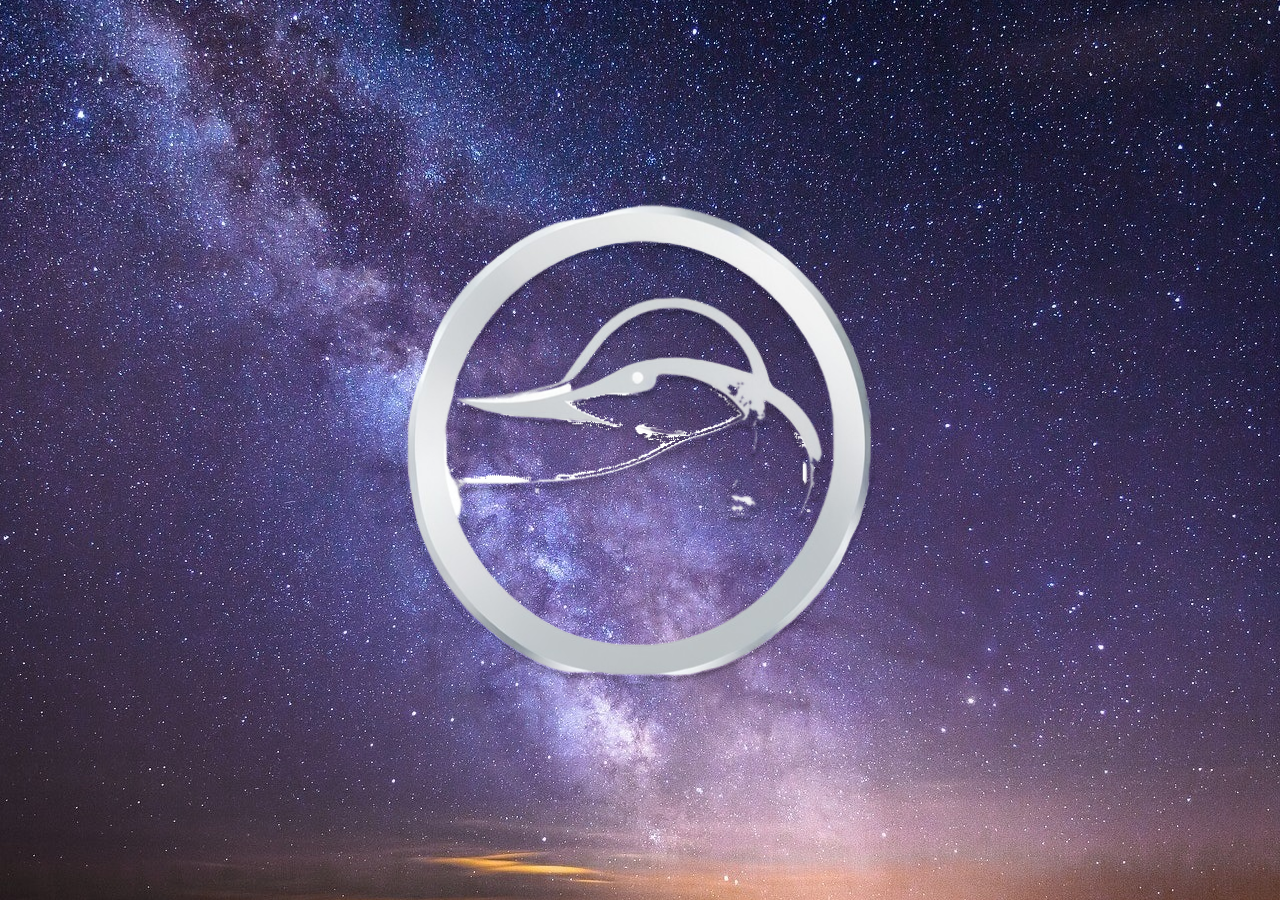
<file: index.html>
<!DOCTYPE html>
<html lang="en">
<head>
    <meta charset="UTF-8">
    <meta name="viewport" content="width=device-width, initial-scale=1.0">
    <title>duck不必</title>
</head>
<style>
   body {
            margin: 0;
            padding: 0;
            font-family: Arial, sans-serif;
            height: 100vh;
            display: flex;
            justify-content: center;
            align-items: center;
            background-image: url(圖片/背景.jpg); 
            background-position: center;
        }

        .cover {
            text-align: center;
        }

        .cover img {
            width: 150px;
            height: 150px;
            cursor: pointer;
        }
</style>
<body>
    <a href="1.html">
        <img src="圖片/Image 1.png" alt="Logo">  </a>

   

</body>
</html>
</file>
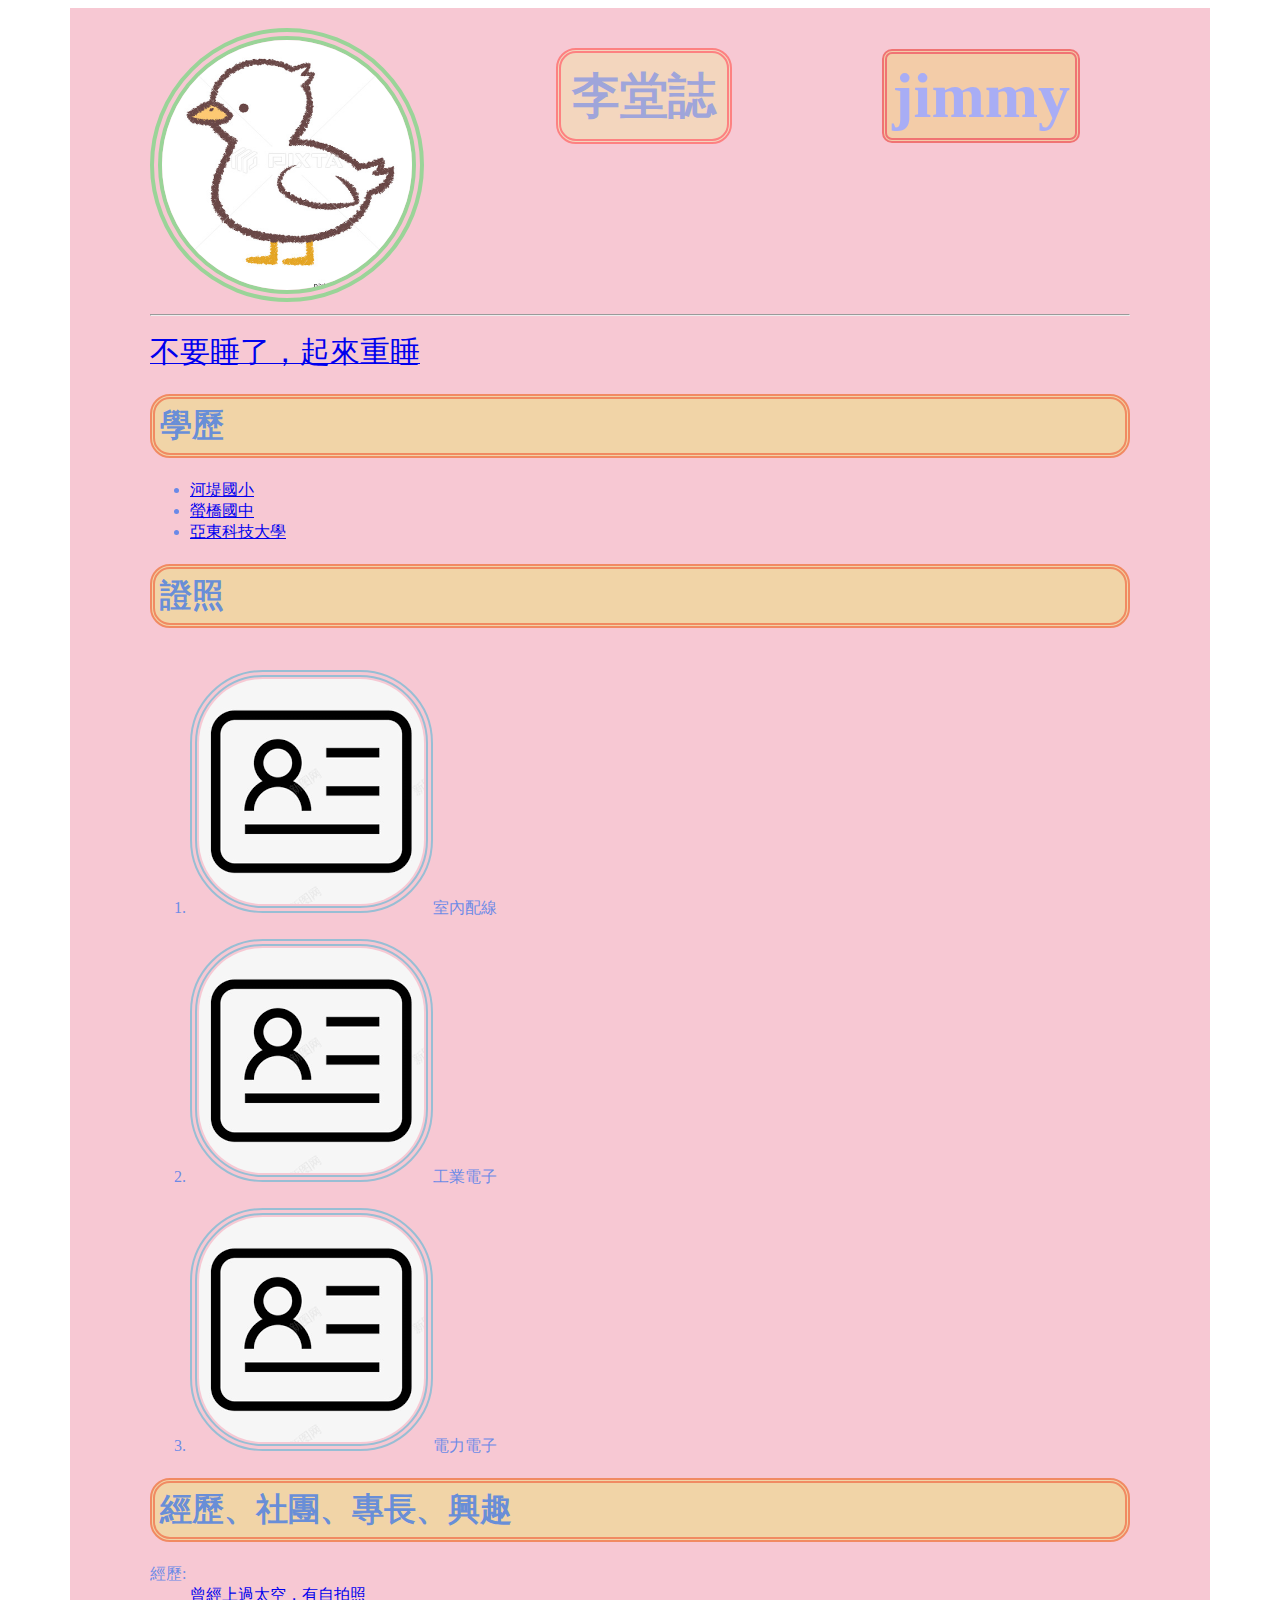
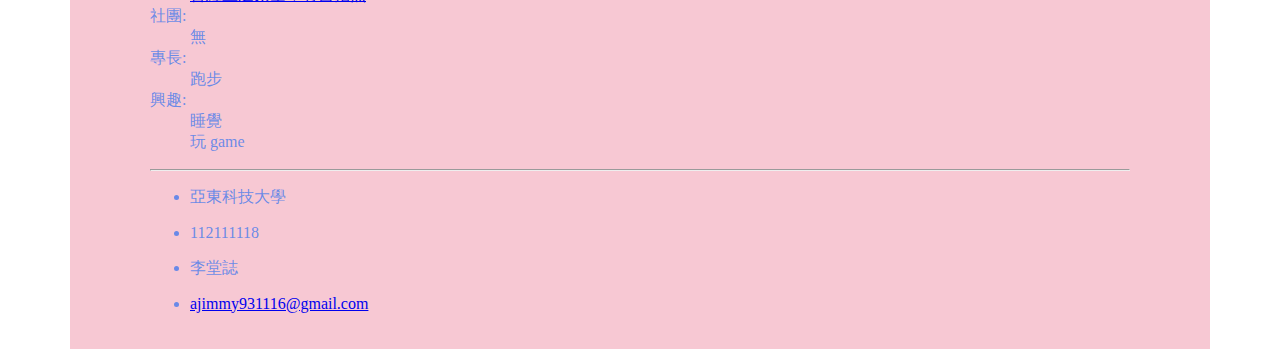
<file: jjj/112111118_0424/index.html>
<!DOCTYPE html>
<html lang="en">
<head>
    <meta charset="UTF-8">
    <meta name="viewport" content="width=device-width, initial-scale=1.0">
    <title>112111118李堂誌的個人履歷</title>
    <link rel="stylesheet" href="css/style.css">


</head>
<body>
    <div id="container">
    <h1 id="namee"><span style="font-size:2em; color:  rgb(168, 173, 245);">jimmy</span></h1>
    <h2 id="name"><span  style="font-size: 2em; color: #9fa5da;">李堂誌</span></h2>
    <img src="img/64715992.jpg" alt="" id="imggg">
    <hr>
    <p><a href="img/1579403661754.jpg"><span style="font-size: 30px;">不要睡了，起來重睡</span> </a></p>
<section>
    <h1>學歷</h1>
    <ul>
        <li><a href="https://www.htps.tp.edu.tw/nss/p/index">河堤國小</a></li>
        <li><a href="https://www.ycjh.tp.edu.tw/">螢橋國中</a></li>
        <li><a href="https://www.aeust.edu.tw/">亞東科技大學</a></li>
    </ul>
</section>
<section>
<h1>證照</h1>
    <ol>
        <li><img src="img/images.png" alt="" id="ddd">室內配線</span></li>
        <li><img src="img/images.png" alt="" id="ddd">工業電子</li>
        <li><img src="img/images.png" alt="" id="ddd">電力電子</li>
    </ol>

</section>
<section>
<h1>經歷、社團、專長、興趣</h1>
    <dl>
        <dt>經歷:
            <dd><a href="img/未命名.png">曾經上過太空，有自拍照</a></dd>
            <dd></dd>
        </dt>社團:
            <dd>無</dd>
            <dd></dd>
        </dt>專長:
            <dd>跑步</dd>
            <dd></dd>
        </dt>興趣:
            <dd>睡覺</dd>
            <dd>玩 game</dd>
    </dl>

</section>
<hr>


<footer>
<ul>
    <li><p>亞東科技大學</p></li>
    <li><p>112111118</p></li>
    <li><p>李堂誌</p></li>
    <li><p><a href="mailto:">ajimmy931116@gmail.com</a></p></li>
</ul>
    
    
</footer>




</div>
</body>

</html>
</file>
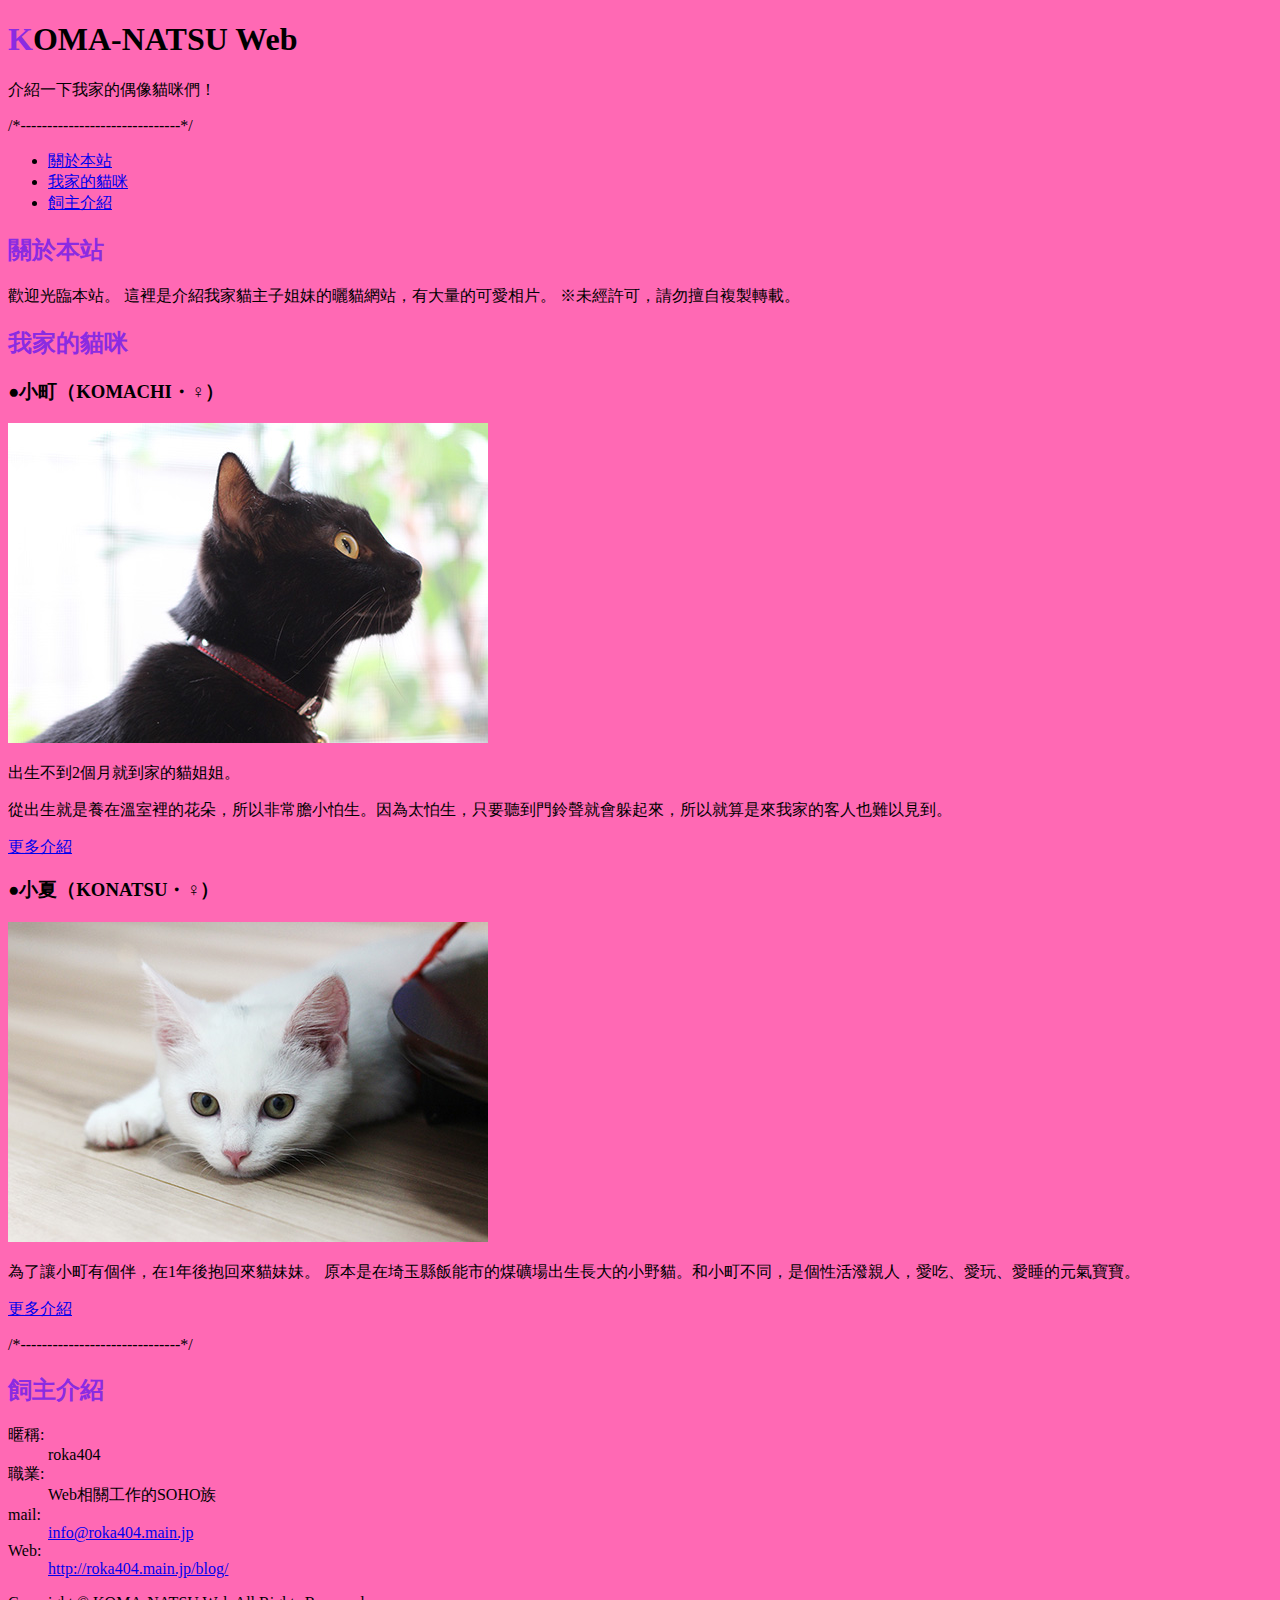
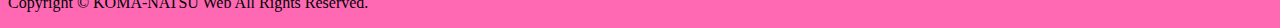
<file: jjj/20240326/index.html>
<!DOCTYPE html>
<html lang="en">
<head>
    <meta charset="UTF-8">
    <meta name="viewport" content="width=device-width, initial-scale=1.0">
    <title>Document</title>

    <style>
        h2{
            color:blueviolet;
        }
    </style>
<link rel="stylesheet" href="css/style.css">
</head>

<body>

    <header>
        <h1><span style="color:blueviolet;">K</span>OMA-NATSU Web</h1>
        <p>介紹一下我家的偶像貓咪們！</p>
    </header>
    /*------------------------------*/
   <nav>
    <ul>
        <li><a href="#intor">關於本站</a></li>
        <li><a href="#cats">我家的貓咪</a></li>
        <li><a href="#profile">飼主介紹</a></li>
    </ul>

    </nav>

<main>

<section id="intor">



<h2>關於本站</h2>
<P>歡迎光臨本站。
    這裡是介紹我家貓主子姐妹的曬貓網站，有大量的可愛相片。
    ※未經許可，請勿擅自複製轉載。</P>
</section>

<section id="cats">
    <h2>我家的貓咪</h2>
    <secltion>
    <h3>●小町（KOMACHI・♀）</h3>
    <img src="img/komachi.jpg" alt="">
    <p>出生不到2個月就到家的貓姐姐。</p>
    <p>從出生就是養在溫室裡的花朵，所以非常膽小怕生。因為太怕生，只要聽到門鈴聲就會躲起來，所以就算是來我家的客人也難以見到。
        </p>
        <p><a href="cats/komachi.html">更多介紹</a></p>
    </section>
    <scetion>
        <h3>●小夏（KONATSU・♀）</h3>
        <img src="img/konatsu.jpg" alt="">
        <p>為了讓小町有個伴，在1年後抱回來貓妹妹。
            原本是在埼玉縣飯能市的煤礦場出生長大的小野貓。和小町不同，是個性活潑親人，愛吃、愛玩、愛睡的元氣寶寶。
            </p>
            <p><a href="cats/konatsu.html">更多介紹</a></p>
            /*------------------------------*/
    </section>
</section>
<section id="profile">
    <h2>飼主介紹</h2 
    <img src="img/avatar.png" alt="">
<dl>
    <dt>暱稱:
        <dd>roka404</dd>
    </dt>
    <dt>職業:
        <dd>Web相關工作的SOHO族</dd>
    </dt>
    <dt>mail:
        <dd><a href="mailto:info@roka404.main.jp">info@roka404.main.jp</a></dd>
    </dt>
    <dt>Web:
        <dd><a href="http://roka404.main.jp/blog/"
            target="_blank">http://roka404.main.jp/blog/</a></dd>
    </dt>
</dl>
</dl>
</section>

</main>
        
<footer>
<p>Copyright © KOMA-NATSU Web All Rights Reserved.</p>
</footer>

</body>
</html>
</file>
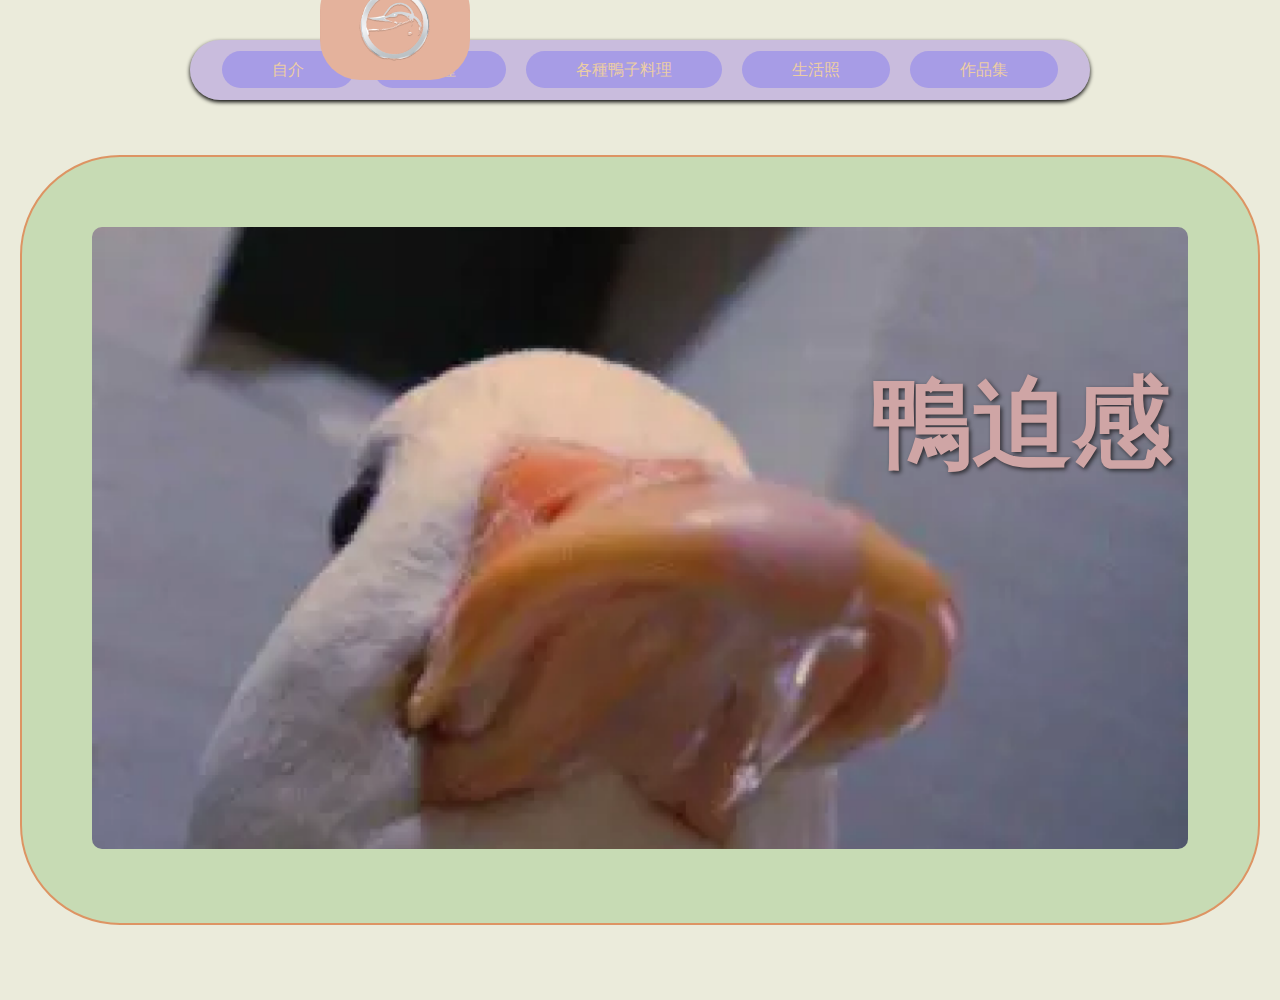
<file: 1.html>
<!DOCTYPE html>
<html lang="en">
<head>
    <meta charset="UTF-8">
    <meta name="viewport" content="width=device-width, initial-scale=1.0">
    <title>封面</title>
    <link rel="stylesheet" href="duck 0.css">

</head>
<body>
    <header>
        <nav>
            <ul>
                <li><a href="11.html">自介</a></li>
                <li><a href="12.html">品種</a></li>
                <li><a href="13.html">各種鴨子料理</a></li>
                <li><a href="14.html">生活照</a></li>
                <li><a href="15.html">作品集</a></li>
            </ul>
        </nav>
    </header>
    <main>
        <div class="content">
            <img src="圖片/封面.png" alt="鴨迫感">
            
            <div class="overlay-text">鴨迫感</div>
        </div>
    </main>

    <img src="圖片/Image 1.png" id="pp" alt="">

</body>
</html>
</file>
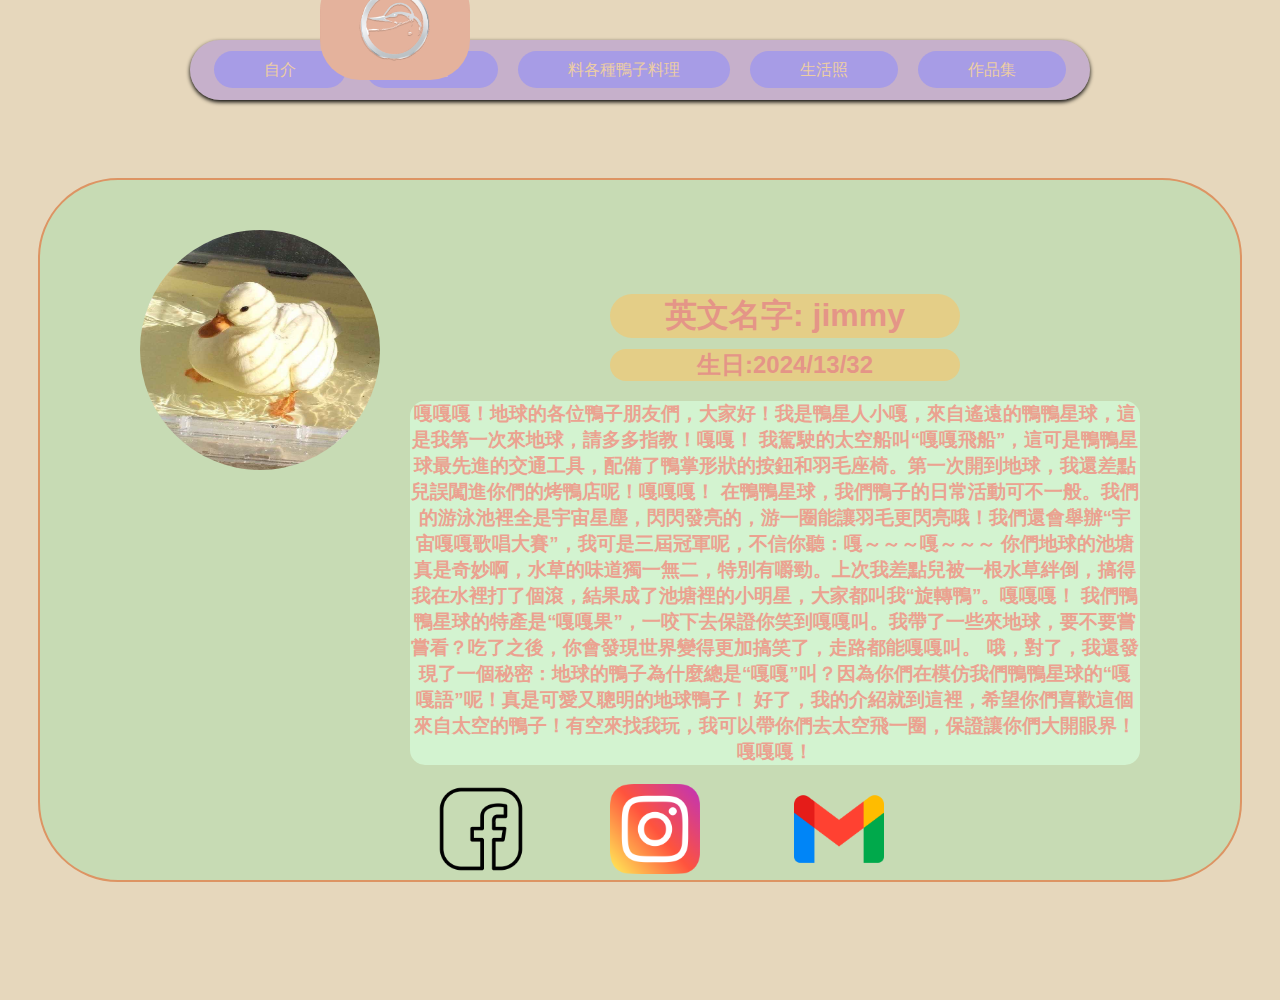
<file: 11.html>
<!DOCTYPE html>
<html lang="en">
<head>
    <meta charset="UTF-8">
    <meta name="viewport" content="width=device-width, initial-scale=1.0">
    <title>自介</title>
    <link rel="stylesheet" href="duck 1.css">

</head>
<body>
    <header>
        <nav>
            <ul>
                <li><a href="">自介</a></li>
                <li><a href="12.html">品種</a></li>
                <li><a href="13.html">料各種鴨子料理</a></li>
                <li><a href="14.html">生活照</a></li>
                <li><a href="15.html">作品集</a></li>
            </ul>
        </nav>
    </header>
    <main>
        <div class="content">
            <img src="圖片/頭像.jpg" id="to" alt="">
            <h1>英文名字: jimmy</h1>
            <h2>生日:2024/13/32</h2>
            <h3>嘎嘎嘎！地球的各位鴨子朋友們，大家好！我是鴨星人小嘎，來自遙遠的鴨鴨星球，這是我第一次來地球，請多多指教！嘎嘎！

                我駕駛的太空船叫“嘎嘎飛船”，這可是鴨鴨星球最先進的交通工具，配備了鴨掌形狀的按鈕和羽毛座椅。第一次開到地球，我還差點兒誤闖進你們的烤鴨店呢！嘎嘎嘎！
                
                在鴨鴨星球，我們鴨子的日常活動可不一般。我們的游泳池裡全是宇宙星塵，閃閃發亮的，游一圈能讓羽毛更閃亮哦！我們還會舉辦“宇宙嘎嘎歌唱大賽”，我可是三屆冠軍呢，不信你聽：嘎～～～嘎～～～
                
                你們地球的池塘真是奇妙啊，水草的味道獨一無二，特別有嚼勁。上次我差點兒被一根水草絆倒，搞得我在水裡打了個滾，結果成了池塘裡的小明星，大家都叫我“旋轉鴨”。嘎嘎嘎！
                
                我們鴨鴨星球的特產是“嘎嘎果”，一咬下去保證你笑到嘎嘎叫。我帶了一些來地球，要不要嘗嘗看？吃了之後，你會發現世界變得更加搞笑了，走路都能嘎嘎叫。
                
                哦，對了，我還發現了一個秘密：地球的鴨子為什麼總是“嘎嘎”叫？因為你們在模仿我們鴨鴨星球的“嘎嘎語”呢！真是可愛又聰明的地球鴨子！
                
                好了，我的介紹就到這裡，希望你們喜歡這個來自太空的鴨子！有空來找我玩，我可以帶你們去太空飛一圈，保證讓你們大開眼界！嘎嘎嘎！</h3>
       <a href="https://www.facebook.com/profile.php?id=100029291702906"><img src="圖片/fb.png" id="f" alt=""></a>
       <a href="https://www.instagram.com/jimmy._.1116/?hl=zh-tw"> <img src="圖片/instagram.png" id="ig" alt=""></a>
        <a href="mailto:ajimmy931116@gmail.com"><img src="圖片/gmail.png" id="gamel" alt=""></a>
    </div>
        
    </main>

    <a href="1.html"><img src="圖片/Image 1.png" id="pp" alt=""></a>

    

</body>
</html>
</file>
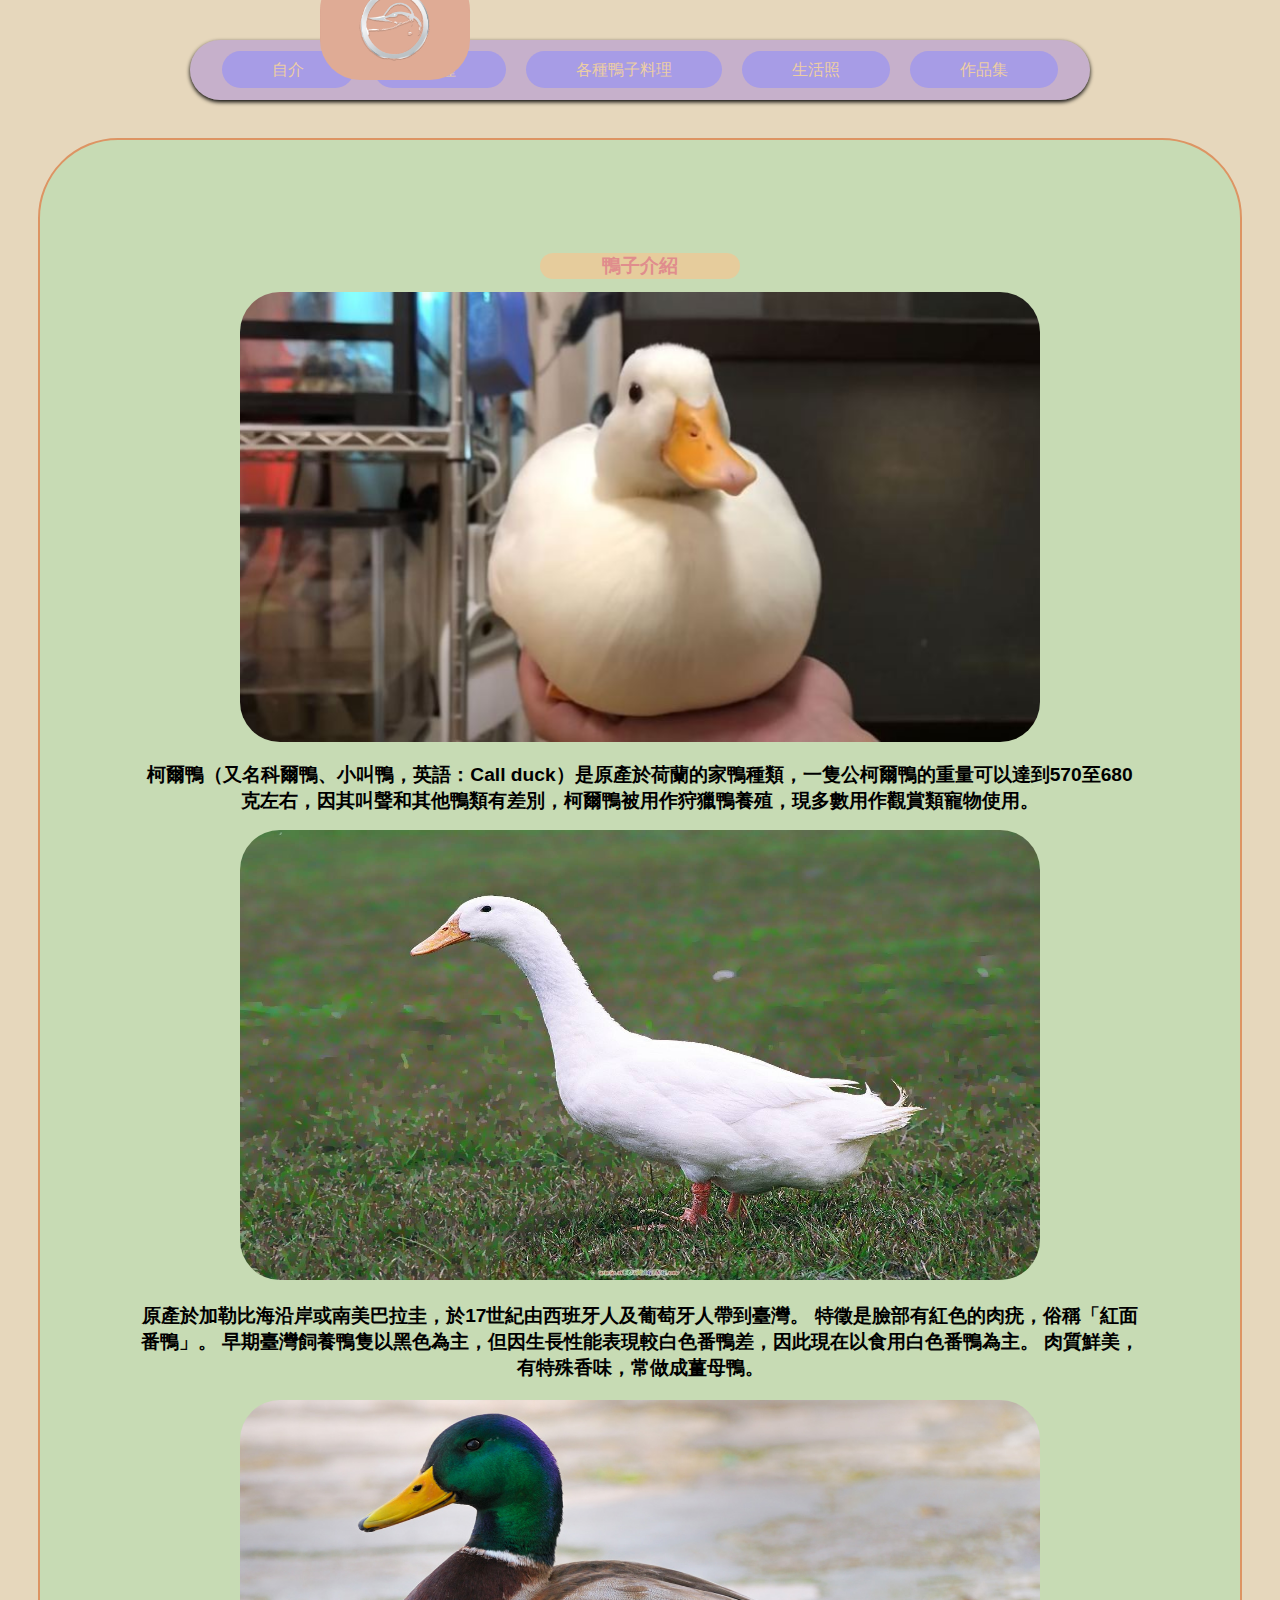
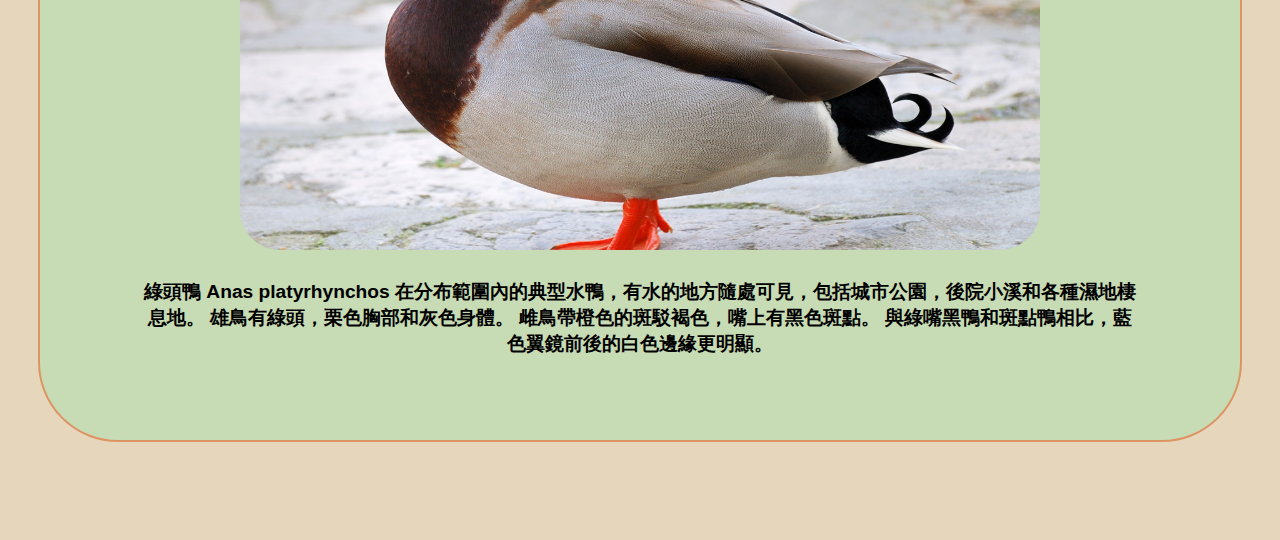
<file: 12.html>
<!DOCTYPE html>
<html lang="en">
<head>
    <meta charset="UTF-8">
    <meta name="viewport" content="width=device-width, initial-scale=1.0">
    <title>品種</title>
    <link rel="stylesheet" href="duck 2.css">

</head>
<body>
    <header>
        <nav>
            <ul>
                <li><a href="11.html">自介</a></li>
                <li><a href="#">品種</a></li>
                <li><a href="13.html">各種鴨子料理</a></li>
                <li><a href="14.html">生活照</a></li>
                <li><a href="15.html">作品集</a></li>
            </ul>
        </nav>
    </header>
    <main>
        <div class="content">
            <h1>鴨子介紹</h1>
            <img src="圖片/1.jpg" id="duck1" alt="鴨迫感">
            <h2>柯爾鴨（又名科爾鴨、小叫鴨，英語：Call duck）是原產於荷蘭的家鴨種類，一隻公柯爾鴨的重量可以達到570至680克左右，因其叫聲和其他鴨類有差別，柯爾鴨被用作狩獵鴨養殖，現多數用作觀賞類寵物使用。</h2>
            <img src="圖片/食用鴨.jpg" id="duck2" alt="鴨迫感">
            <h3>原產於加勒比海沿岸或南美巴拉圭，於17世紀由西班牙人及葡萄牙人帶到臺灣。 特徵是臉部有紅色的肉疣，俗稱「紅面番鴨」。 早期臺灣飼養鴨隻以黑色為主，但因生長性能表現較白色番鴨差，因此現在以食用白色番鴨為主。 肉質鮮美，有特殊香味，常做成薑母鴨。</h3>
            <img src="圖片/綠頭鴨.jpg" id="duck3" alt="鴨迫感">
            <h4>綠頭鴨 Anas platyrhynchos
                在分布範圍內的典型水鴨，有水的地方隨處可見，包括城市公園，後院小溪和各種濕地棲息地。 雄鳥有綠頭，栗色胸部和灰色身體。 雌鳥帶橙色的斑駁褐色，嘴上有黑色斑點。 與綠嘴黑鴨和斑點鴨相比，藍色翼鏡前後的白色邊緣更明顯。</h4>
        </div>
    </main>
 
   <a href="1.html"><img  src="圖片/Image 1.png" id="pp"  alt="" ></a>

</body>
</html>
</file>
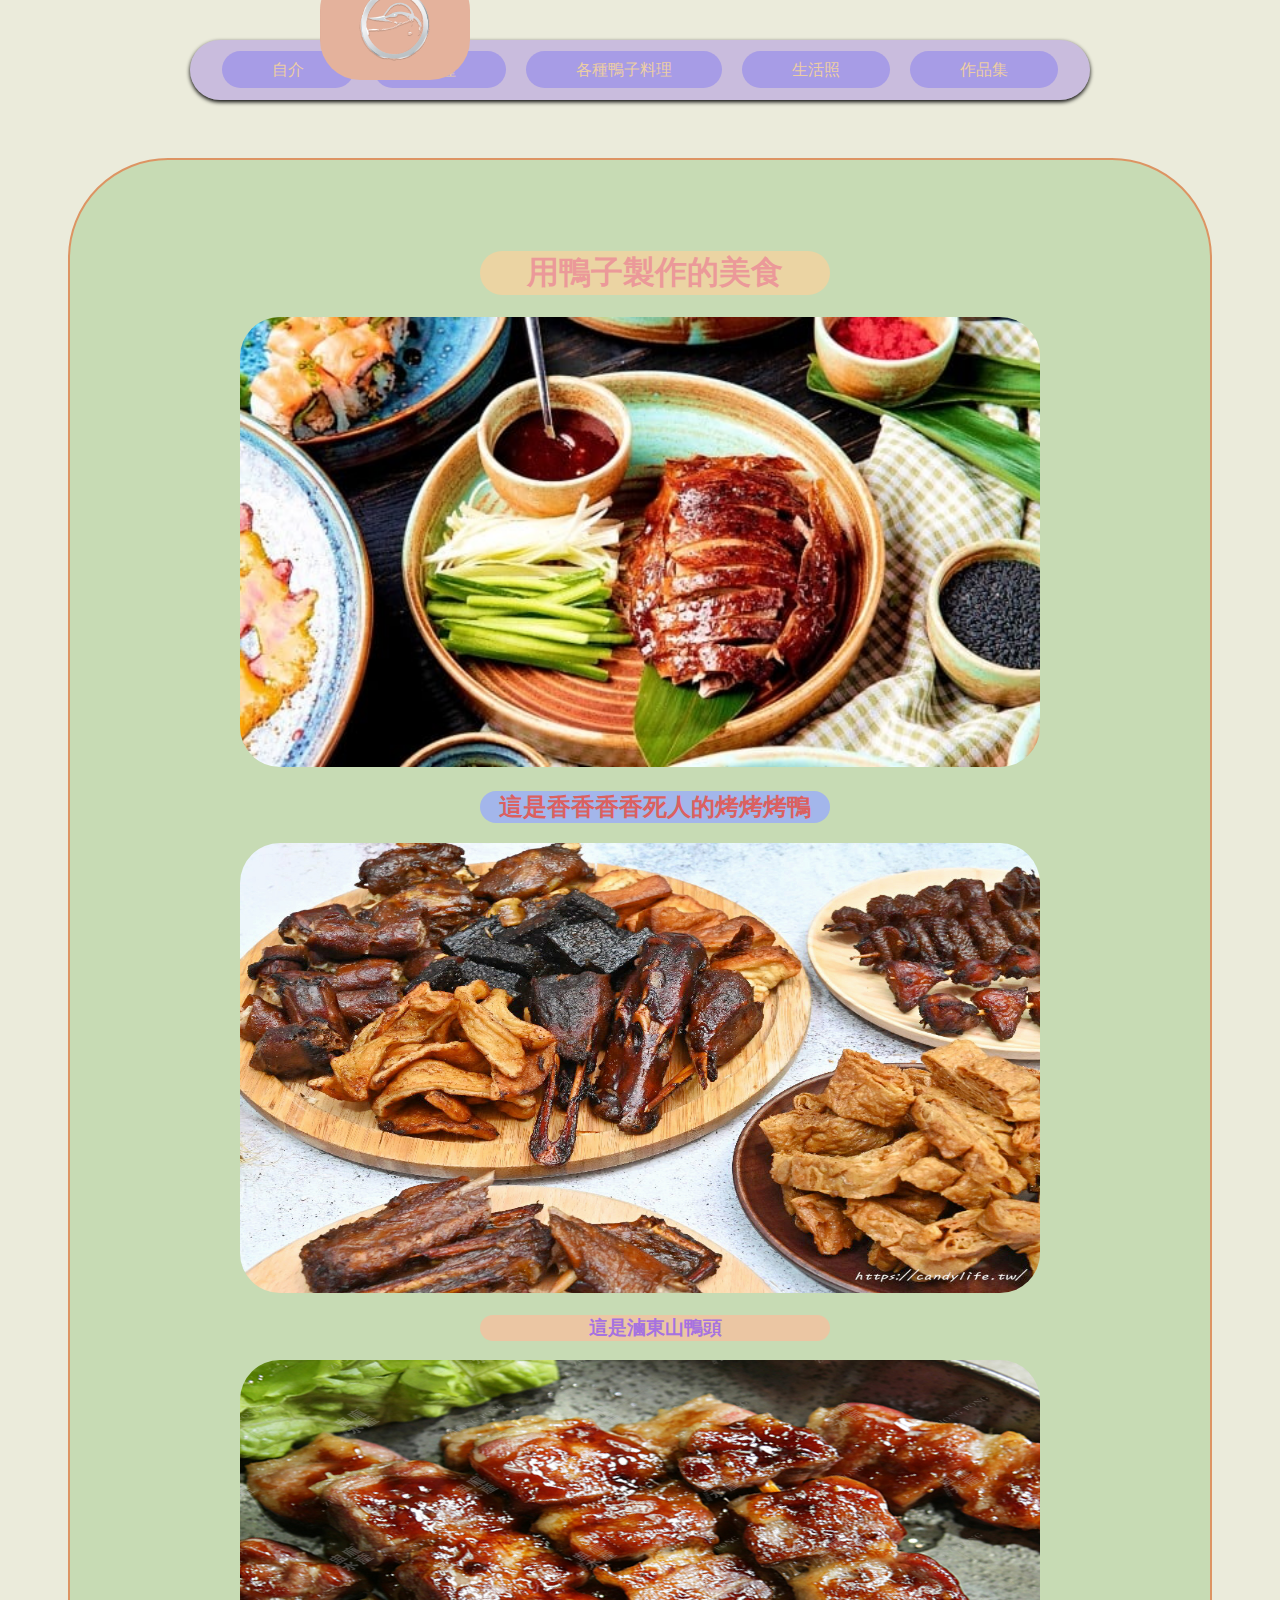
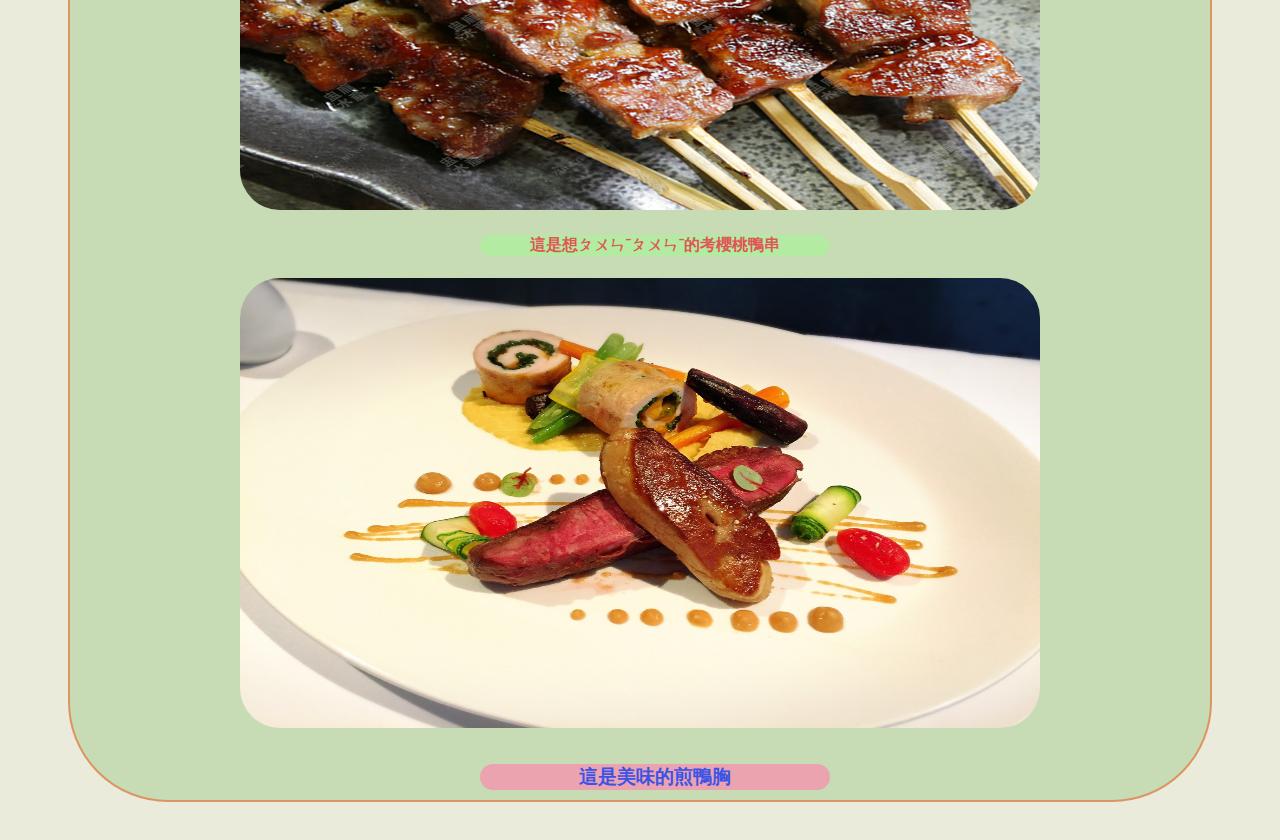
<file: 13.html>
<!DOCTYPE html>
<html lang="en">
<head>
    <meta charset="UTF-8">
    <meta name="viewport" content="width=device-width, initial-scale=1.0">
    <title>各種鴨子料理</title>
    <link rel="stylesheet" href="duck 3 .css">

</head>
<body>
    <header>
        <nav>
            <ul>
                <li><a href="11.html">自介</a></li>
                <li><a href="12.html">品種</a></li>
                <li><a href="#">各種鴨子料理</a></li>
                <li><a href="14.html">生活照</a></li>
                <li><a href="15.html">作品集</a></li>
            </ul>
        </nav>
    </header>
    <main>
        <div class="content">
            <h1>用鴨子製作的美食</h1>
            <img src="圖片/烤鴨.jpg" id="duck1" alt="鴨迫感">
            <h2>這是香香香香死人的烤烤烤鴨</h2>
            <img src="圖片/東山鴨頭.jpg" id="duck2" alt="鴨迫感">
            <h3>這是滷東山鴨頭</h3>
            <img src="圖片/烤鴨串.jpg" id="duck3" alt="鴨迫感">
            <h4>這是想ㄆㄨㄣˉㄆㄨㄣˉ的考櫻桃鴨串</h4>
            <img src="圖片/香煎鴨胸.jpg" id="duck3" alt="鴨迫感">
            <h5>這是美味的煎鴨胸</h4>
        </div>
    </main>
 
   <a href="1.html"><img  src="圖片/Image 1.png" id="pp"  alt="" ></a>

</body>
</html>
</file>
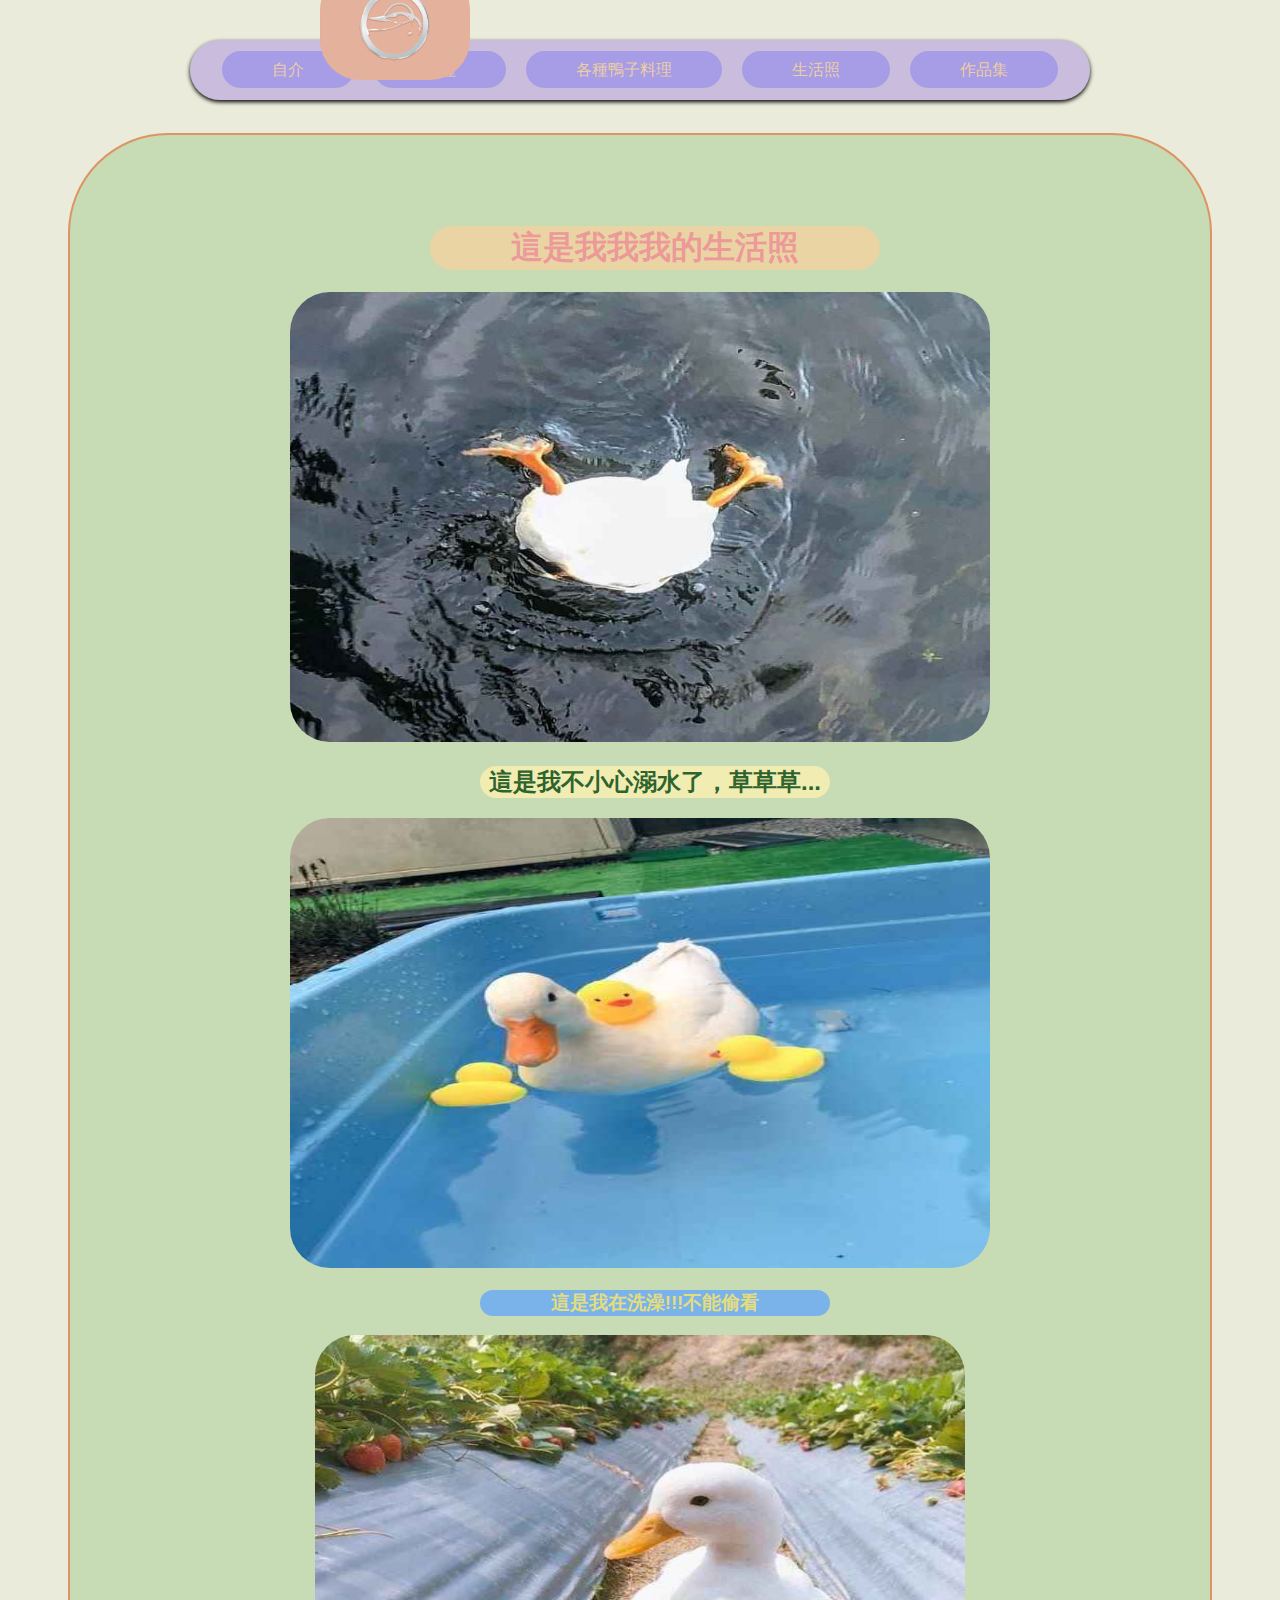
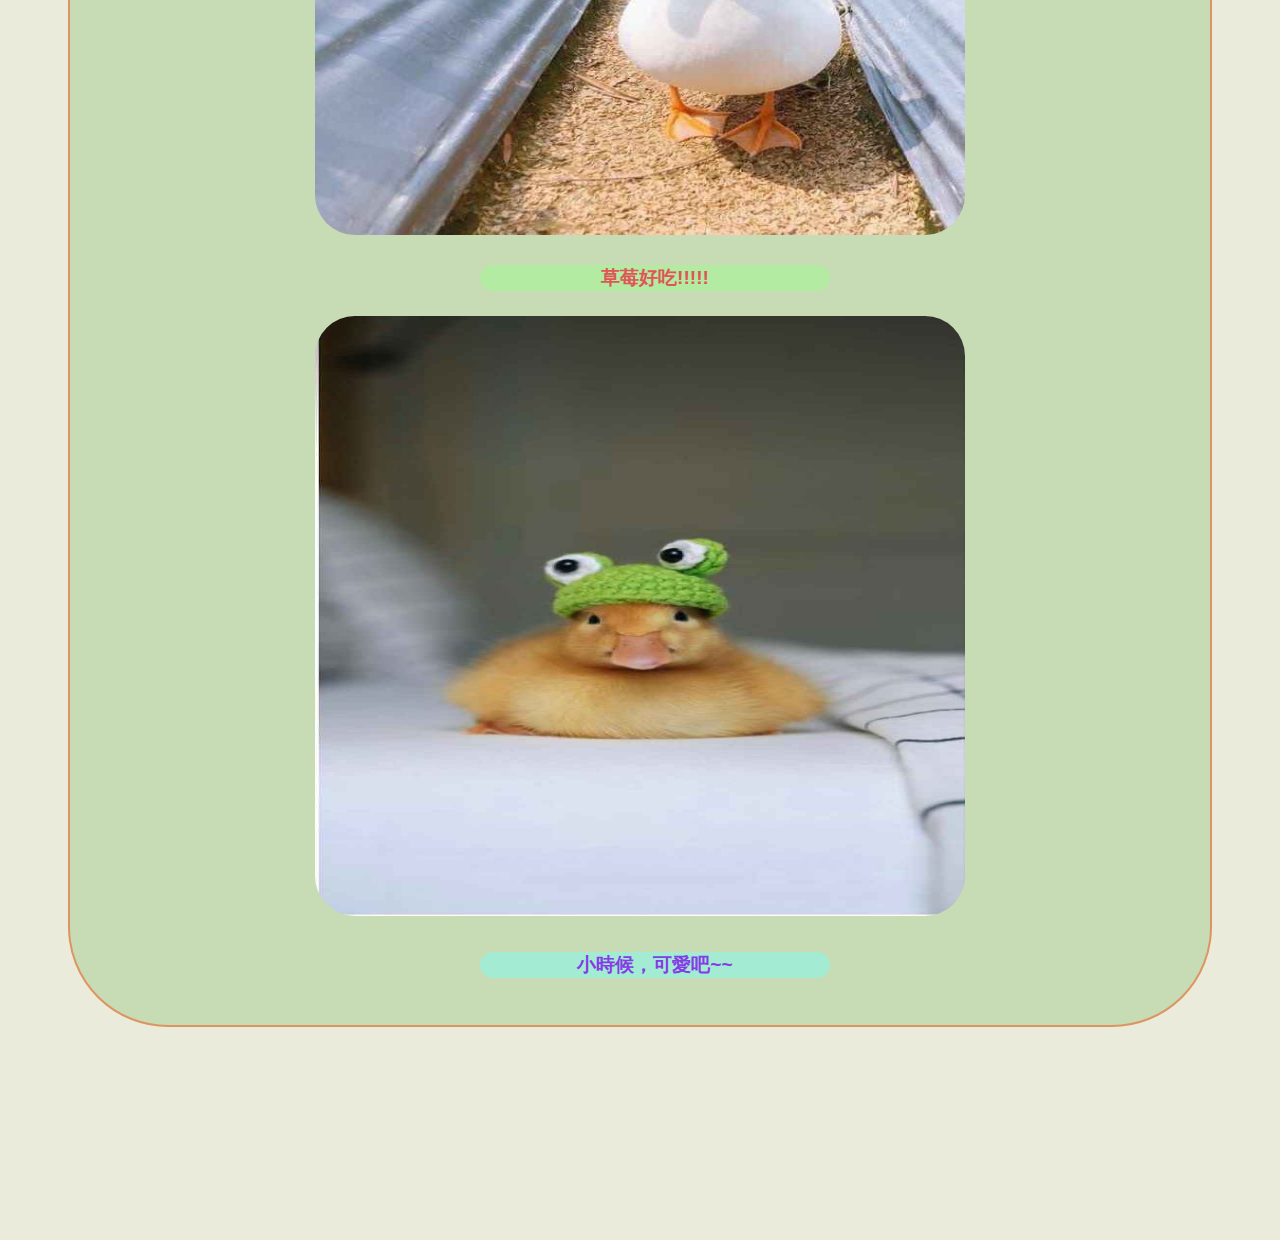
<file: 14.html>
<!DOCTYPE html>
<html lang="en">
<head>
    <meta charset="UTF-8">
    <meta name="viewport" content="width=device-width, initial-scale=1.0">
    <title>生活照</title>
    <link rel="stylesheet" href="duck 4.css">

</head>
<body>
    <header>
        <nav>
            <ul>
                <li><a href="11.html">自介</a></li>
                <li><a href="12.html">品種</a></li>
                <li><a href="13.html">各種鴨子料理</a></li>
                <li><a href="#">生活照</a></li>
                <li><a href="15.html">作品集</a></li>
            </ul>
        </nav>
    </header>
    <main>
        <div class="content">
            <h1>這是我我我的生活照</h1>
            <img src="圖片/溺水鴨.jpg" id="duck1" alt="鴨迫感">
            <h2>這是我不小心溺水了，草草草...</h2>
            <img src="圖片/洗澡鴨.jpg" id="duck2" alt="鴨迫感">
            <h3>這是我在洗澡!!!不能偷看</h3>
            <img src="圖片/採草莓鴨.jpg" id="duck3" alt="鴨迫感">
            <h4>草莓好吃!!!!!</h4>
            <img src="圖片/這是我小時候鴨.jpg" id="duck4" alt="鴨迫感">
            <h5>小時候，可愛吧~~</h4>
        </div>
    </main>
 
   <a href="1.html"><img  src="圖片/Image 1.png" id="pp"  alt="" ></a>

</body>
</html>
</file>
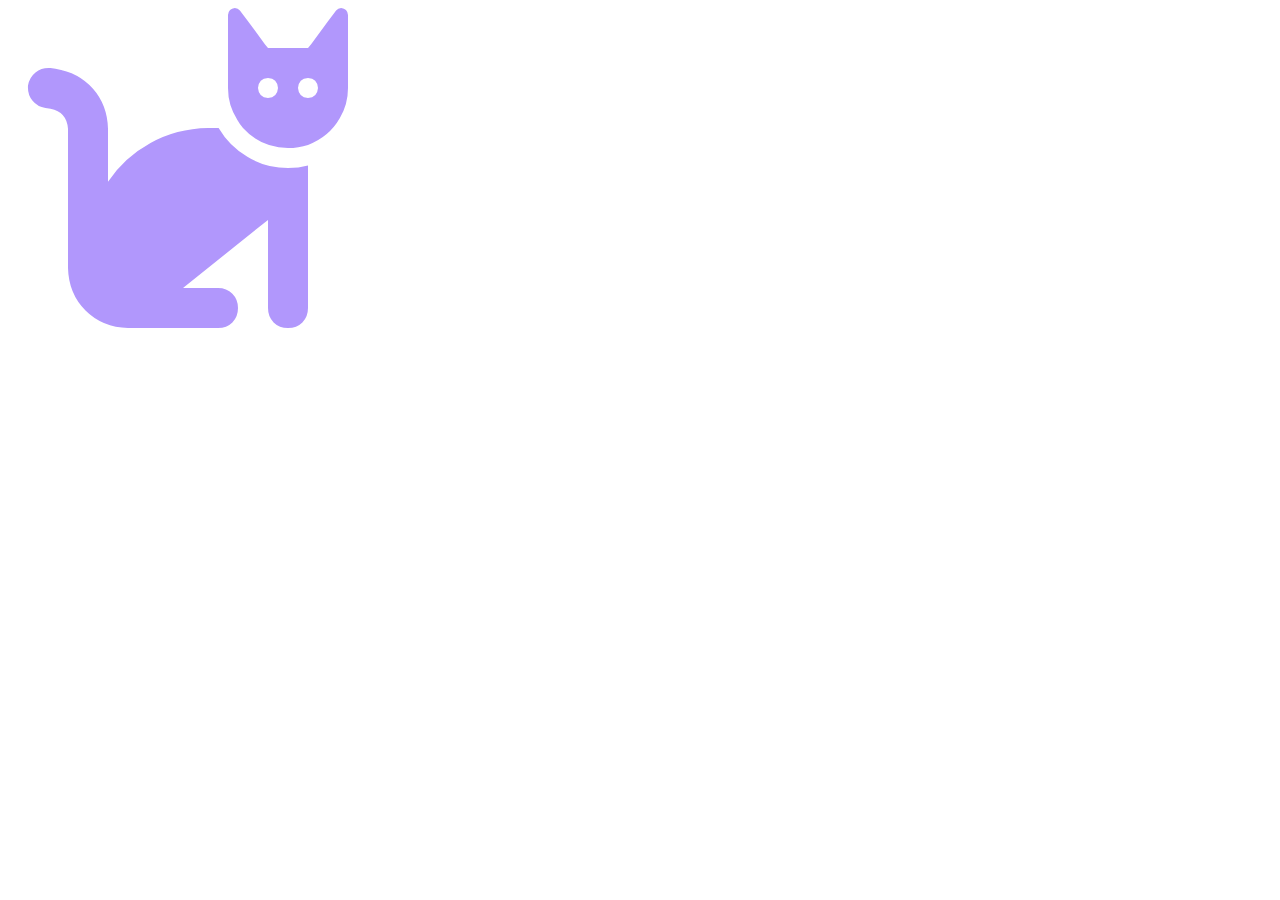
<file: jjj/112111118_0430/fontawesome.html>
<!DOCTYPE html>
<html lang="en">

<head>
    <meta charset="UTF-8">
    <meta name="viewport" content="width=device-width, initial-scale=1.0">
    <title>fomt awesome</title>
<link rel="stylesheet" href="fontawesome-free-6.5.2-web/css/all.css">




</head>
<style>
.big-cat{
font-size: 20em;
color: #faabfa;

}



</style>



<body>
    <i class="fa-sharp fa-solid fa-cat fa-beat-fade fa-10x big-cat"  style="color: #B197FC;"></i>

</body>

</html>
</file>
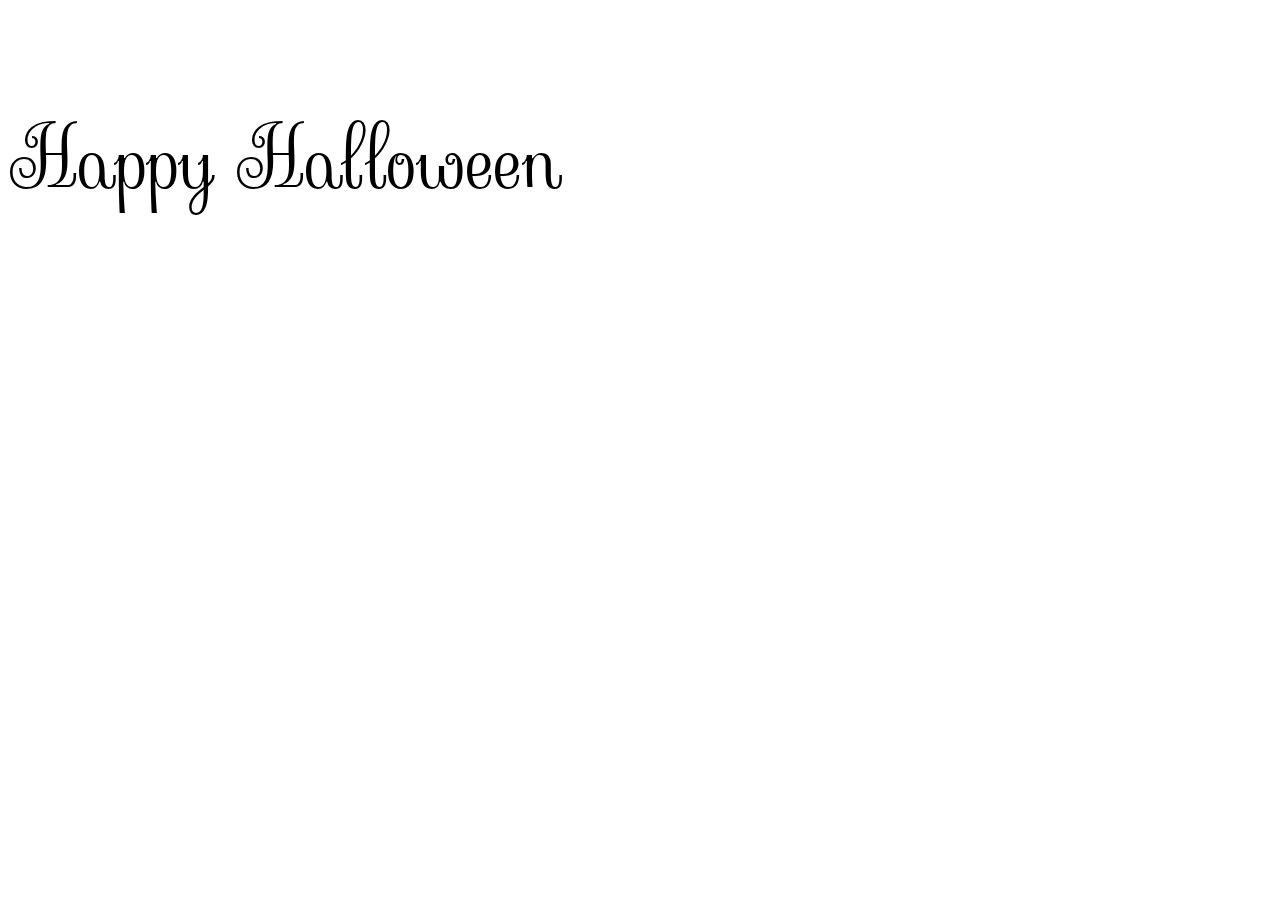
<file: jjj/112111118_0430/googlefont.html>
<!DOCTYPE html>
<html lang="en">
<head>
    <meta charset="UTF-8">
    <meta name="viewport" content="width=device-width, initial-scale=1.0">
    <title>google font</title>
    <link rel="preconnect" href="https://fonts.googleapis.com">
    <link rel="preconnect" href="https://fonts.gstatic.com" crossorigin>
    <link href="https://fonts.googleapis.com/css2?family=Sevillana&display=swap" rel="stylesheet">
</head>
<body>
    <style>

.sevillana-regular {
  font-family: "Sevillana", cursive;
  font-weight: 400;
  font-style: normal;
  font-size: 5em;
}
    </style>

<h1 class="sevillana-regular"  >Happy Halloween</h1>

</body>
</html>
</file>
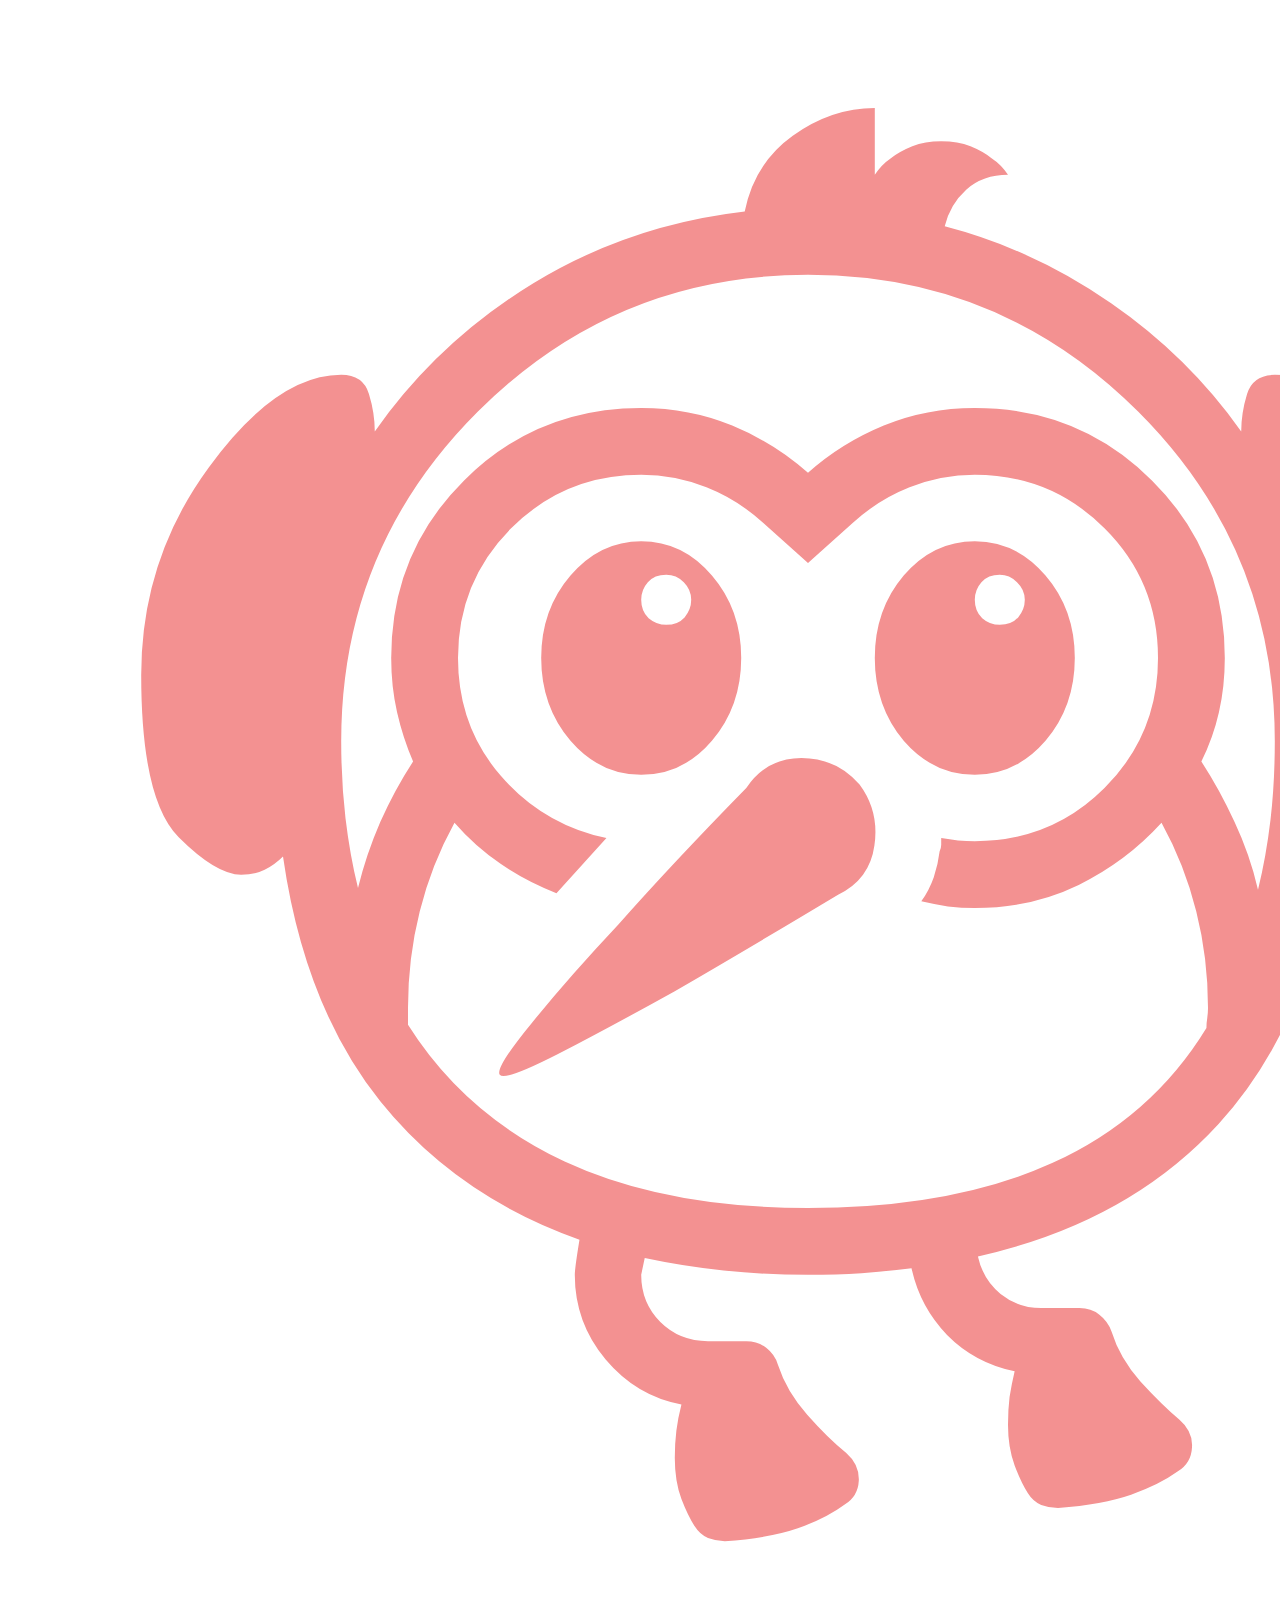
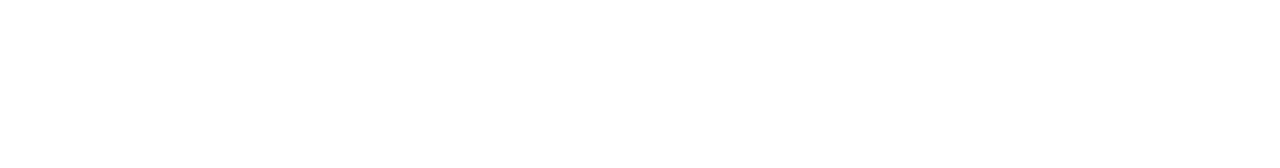
<file: jjj/112111118_0430/googleicon.html>
<!DOCTYPE html>
<html lang="en">
<head>
    <meta charset="UTF-8">
    <meta name="viewport" content="width=device-width, initial-scale=1.0">
    <title>google icon</title>
    <link rel="stylesheet" href="https://fonts.googleapis.com/css2?family=Material+Symbols+Outlined:opsz,wght,FILL,GRAD@24,400,0,0" />
</head>

<style>
.big-duck{
font-size: 100em;
color: #f39191;
}



</style>


<body>
    <span class="material-symbols-outlined big-duck  ">
        flutter_dash
        </span>
</body>
</html>
</file>
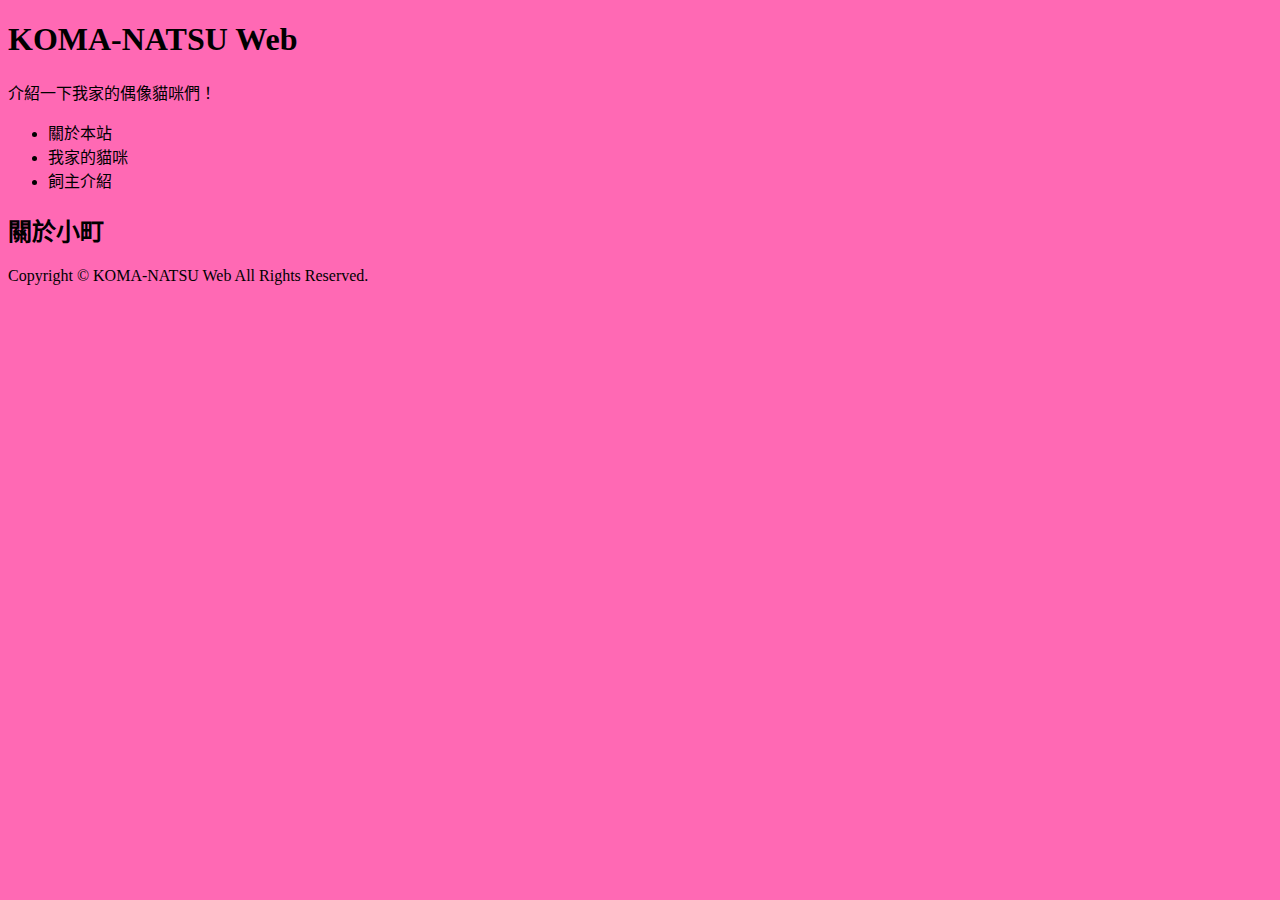
<file: jjj/20240326/cats/komachi.html>
<!doctype html>
<html lang="zh-TW">
<head>
<meta charset="UTF-8">
<title>關於小町 | KOMA-NATSU Web</title>
<meta name="keywords" content="貓咪,喵咪,喵星人,貓咪介紹,曬貓">
<meta name="description" content="介紹我家的貓咪們！還有大量可愛的貓照片。">
</head>
<link rel="stylesheet" href="../css/style.css">
<body>
<header>
  <h1>KOMA-NATSU Web</h1>
  <p>介紹一下我家的偶像貓咪們！</p>
</header>

<nav>
  <ul>
    <li>關於本站</li>
    <li>我家的貓咪</li>
    <li>飼主介紹</li>
  </ul>
</nav>

<main>

<section>
  <h2>關於小町</h2>
</section>

</main>

<footer>
  <p>Copyright © KOMA-NATSU Web All Rights Reserved.</p>
</footer>

</body>
</html>
</file>
<file: jjj/112111118_0424/css/style.css>
/*網頁版面*/
#container{
    width: 980px ;
    margin: 0 auto ;
    background-color: rgba(240, 157, 176, 0.555);
    padding: 20px 80px;
    color: #226af1ab;
    text-decoration: none;
    }


/*相片*/
#imggg{
    width: 250px;
    height: 250px;
    border-radius: 50%;
    border: rgb(154, 212, 152) double 12px;

}

/*證照相片*/
#ddd{
border-radius: 30%;
margin-top: 20px;
border: rgb(152, 190, 212) double 7px;
padding: 2px;
display: inline-block;

}


/*名字*/

#name{
    float: right;
    margin-top: 20px;
    margin-right: 150px;
    background-color: rgb(243, 214, 190);
    border-radius: 20px;
    padding: 11px;
    border: rgb(253, 129, 129) double 5px;
}

#namee{
    display: inline block 180;
    float: right;
    margin-bottom: 10px;
    margin-right: 50px;
    background-color: rgb(243, 204, 168);
    border-radius: 10px;
    padding: 5px;
    border: rgb(240, 115, 115) double 5px;

}

h1{
    background-color: rgb(241, 212, 167);
    border: rgb(241, 138, 98) double 5px;
    border-radius: 20px;
    padding: 5px;

}
</file>
<file: jjj/20240326/css/style.css>
body{
    background-color: hotpink;
}
</file>
<file: duck 0.css>
body {
    font-family: Arial, sans-serif;
    background-color: #ebebdb;
    margin: 0;
    padding: 0;
}

header {
    background-color:RGBA(150, 118, 226, 0.4);
    width: 900px;
    height: 20px;
    margin: 40px auto ;
    padding: 20px 0;
    border-radius: 50px;
    box-shadow: 0 2px 4px rgba(0, 0, 0.1);
    display: flex;
    justify-content: center;
    
}


nav ul {
    list-style: none;
    padding: 0;
    margin: 0;
    display: flex;
}

nav ul li {
    margin: 0 10px;
}

nav ul li a {
    background-color: #a79ce6;
    text-decoration: none;
    color: #eccda4;
    padding: 10px 50px;
    border-radius: 20px;
    transition: background-color 0.9s;
}

nav ul li a:hover {
    background-color: #abd3e0;
}

main {
    display: flex;
    justify-content: center;
    align-items: center;
    padding: 20px;
    height: calc(100vh - 80px); /* Adjust height minus header */
}

.content {
    background-color: #c7dbb4;
    border: 2px solid #dd9463;
    padding: 70px;
    border-radius: 100px;
    position: relative;
    text-align: center;
    bottom: 30px;
    
}

#pp {
    background-color: #e4b29c;
    width: 150px;
    height: 110px;
    float: left;
    padding: 8 px;
    border-radius: 40px;
    position: absolute;
    left:320px;
    bottom: 820px;
   
}

.content img {
    width: 100%;
    border-radius: 10px;
}

.overlay-text {
    position: absolute;
    top: 200px;
    left: 850px;
    color: rgb(207, 165, 165);
    font-size: 100px;
    font-weight: bold;
    text-shadow: 2px 2px 4px rgba(17, 16, 16, 0.7);
}
</file>
<file: duck 1.css>
body {
    font-family: Arial, sans-serif;
    background-color: #e6d7bc;
    margin: 0;
    padding: 0;
}

header {
    background-color:RGBA(150, 118, 226, 0.4);
    width: 900px;
    height: 20px;
    margin: 40px auto ;
    padding: 20px 0;
    border-radius: 50px;
    box-shadow: 0 2px 4px rgba(0, 0, 0.1);
    display: flex;
    justify-content: center;

}


nav ul {
    list-style: none;
    padding: 0;
    margin: 0;
    display: flex;
}

nav ul li {
    margin: 0 10px;
}

nav ul li a {
    background-color: #a79ce6;
    text-decoration: none;
    color: #eccda4;
    padding: 10px 50px;
    border-radius: 20px;
    transition: background-color 0.9s;
    
}

nav ul li a:hover {
    background-color: #abd3e0;
}

main {
    display: flex;
    justify-content: center;
    align-items: center;
    padding: 20px;
    height: calc(100vh - 80px); /* Adjust height minus header */

}

.content {
    width: 1000px;
    height: 500px;
    background-color: #c7dbb4;
    border: 2px solid #dd9463;
    padding: 100px;
    border-radius: 80px;
    position: relative;
    text-align: center;
    bottom: 40px;
}
#to{
    width: 240px;
    height: 240px;
    border-radius: 50%;
    margin-right: 900px;
    margin-top: -50px;
}

#f{
    width: 90px;
    height: 90px;
    margin-left:40px ;

}
#gamel{
    width: 90px;
    height: 90px;
    margin-left:90px ;
}
#ig{
    width: 90px;
    height: 90px;
    margin-left:80px ;
}
#pp {
    background-color: #e4b29c;
    width: 150px;
    height: 110px;
    float: left;
    padding: 8 px;
    border-radius: 40px;
    position: absolute;
    left:320px;
    bottom: 820px;
}
h1{
    width: 350px;
    color: #e49587;
    background-color: #e4ce87;
    border-radius: 40px;
    margin-left:470px ;
    margin-top:-180px;
}
h2{
    width: 350px;
    color: #e49587;
    background-color: #e4ce87;
    border-radius: 40px;
    margin-left:470px ;
    margin-top: -10px;

}
h3{
background-color: #d3f3d0;
color: #eba290;
border-radius: 15px;
margin-left: 270px;
}
.content img {
    width: 100%;
    border-radius: 10px;
}

.overlay-text {
    position: absolute;
    top: 200px;
    left: 850px;
    color: rgb(207, 165, 165);
    font-size: 100px;
    font-weight: bold;
    text-shadow: 2px 2px 4px rgba(17, 16, 16, 0.7);
}
</file>
<file: duck 2.css>
body {
    height: 2100px;
    font-family: Arial, sans-serif;
    background-color: #e6d7bc;
    margin: 0;
    padding: 0;
}

header {
    background-color:RGBA(150, 118, 226, 0.4);
    width: 900px;
    height: 20px;
    margin: 40px auto ;
    padding: 20px 0;
    border-radius: 50px;
    box-shadow: 0 2px 4px rgba(0, 0, 0.1);
    display: flex;
    justify-content: center;
}


nav ul {
    list-style: none;
    padding: 0;
    margin: 0;
    display: flex;
}

nav ul li {
    margin: 0 10px;
}

nav ul li a {
    background-color: #a79ce6;
    text-decoration: none;
    color: #eccda4;
    padding: 10px 50px;
    border-radius: 20px;
    transition: background-color 0.9s;
}

nav ul li a:hover {
    background-color: #abd3e0;
}

main {
    display: flex;
    justify-content: center;
    align-items: center;
    padding: 20px;
    height: calc(100vh - 80px); /* Adjust height minus header */

}

.content {
    width: 1000px;
    height: 1700px;
    background-color: #c7dbb4;
    border: 2px solid #dd9463;
    padding: 100px;
    border-radius: 80px;
    position: relative;
    text-align: center;
    top: 520px;
}

#pp {
    background-color: #dfab95;
    width: 150px;
    height: 110px;
    float: left;
    padding: 8 px;
    border-radius: 40px;
    position: absolute;
    left:320px;
    bottom: 820px;
   
}

#duck1{
    width: 800px;
    height:450px;
    border-radius: 40px;
}

#duck2{
    width: 800px;
    height:450px;
    border-radius: 40px; 
}
#duck3{
    width: 800px;
    height:450px;
    border-radius: 40px;
}
h1{
    width: 200px;
    height: 50px auto;
    background-color: #e6cc9c;
    color: #e08d8d;
    border-radius: 40px;
    font-size: 1.2em;
    margin-left: 400px;
}
h2{
    font-size: 1.2em;
}
h3{
    font-size: 1.2em;
}
h4{
    font-size: 1.2em;
}
.content img {
    width: 100%;
    border-radius: 10px;
}

.overlay-text {
    position: absolute;
    top: 200px;
    left: 850px;
    color: rgb(207, 165, 165);
    font-size: 100px;
    font-weight: bold;
    text-shadow: 2px 2px 4px rgba(230, 179, 179, 0.7);
}
</file>
<file: duck 3 .css>
body {
    height: 2400px;
    font-family: Arial, sans-serif;
    background-color: #ebebdb;
    margin: 0;
    padding: 0;
}

header {
    background-color:RGBA(150, 118, 226, 0.4);
    width: 900px;
    height: 20px;
    margin: 40px auto ;
    padding: 20px 0;
    border-radius: 50px;
    box-shadow: 0 2px 4px rgba(0, 0, 0.1);
    display: flex;
    justify-content: center;
    
}


nav ul {
    list-style: none;
    padding: 0;
    margin: 0;
    display: flex;
}

nav ul li {
    margin: 0 10px;
}

nav ul li a {
    background-color: #a79ce6;
    text-decoration: none;
    color: #eccda4;
    padding: 10px 50px;
    border-radius: 20px;
    transition: background-color 0.9s;
}

nav ul li a:hover {
    background-color: #abd3e0;
}

main {
    display: flex;
    justify-content: center;
    align-items: center;
    padding: 20px;
    height: calc(100vh - 80px); /* Adjust height minus header */
}

.content { 
    width: 1000px;
    height: 2100px;
    background-color: #c7dbb4;
    border: 2px solid #dd9463;
    padding: 70px;
    border-radius: 100px;
    position: relative;
    text-align: center;
    top: 710px;
    
}

#pp {
    background-color: #e4b29c;
    width: 150px;
    height: 110px;
    float: left;
    padding: 8 px;
    border-radius: 40px;
    position: absolute;
    left:320px;
    bottom: 820px;
   
}
h1{
    width: 350px;
   background-color: #ebd4a3;
   color: #eb9999;
   border-radius: 40px;
   margin-left:340px ;
    
}
h2{
    width: 350px;
   background-color: #a3b6eb;
   color: #db6060;
   border-radius: 40px;
   margin-left:340px ; 
}
h3{
    width: 350px;
    background-color: #ebc6a3;
    color: #a672e0;
    border-radius: 40px;
    margin-left:340px ;
}
h4{
    width: 350px;
    background-color: #b4eba3;
    color: #df5656;
    border-radius: 40px;
    margin-left:340px ;
}
h5{
    width: 350px;
    background-color: #eba3af;
    color: #3b54e6;
    border-radius: 40px;
    margin-left:340px ;
    font-size: 1.2em;
}
#duck1{
    width: 800px;
    height:450px;
    border-radius: 40px;
}
#duck2{
    width: 800px;
    height:450px;
    border-radius: 40px;
}
#duck3{
    width: 800px;
    height:450px;
    border-radius: 40px;
}

.content img {
    width: 100%;
    border-radius: 10px;
}

.overlay-text {
    position: absolute;
    top: 200px;
    left: 850px;
    color: rgb(207, 165, 165);
    font-size: 100px;
    font-weight: bold;
    text-shadow: 2px 2px 4px rgba(17, 16, 16, 0.7);
}
</file>
<file: duck 4.css>
body {
    height: 2800px;
    font-family: Arial, sans-serif;
    background-color: #ebebdb;
    margin: 0;
    padding: 0;
}

header {
    background-color:RGBA(150, 118, 226, 0.4);
    width: 900px;
    height: 20px;
    margin: 40px auto ;
    padding: 20px 0;
    border-radius: 50px;
    box-shadow: 0 2px 4px rgba(0, 0, 0.1);
    display: flex;
    justify-content: center;
    
}


nav ul {
    list-style: none;
    padding: 0;
    margin: 0;
    display: flex;
}

nav ul li {
    margin: 0 10px;
}

nav ul li a {
    background-color: #a79ce6;
    text-decoration: none;
    color: #eccda4;
    padding: 10px 50px;
    border-radius: 20px;
    transition: background-color 0.9s;
}

nav ul li a:hover {
    background-color: #abd3e0;
}

main {
    display: flex;
    justify-content: center;
    align-items: center;
    padding: 20px;
    height: calc(100vh - 80px); /* Adjust height minus header */
}

.content { 
    width: 1000px;
    height: 2350px;
    background-color: #c7dbb4;
    border: 2px solid #dd9463;
    padding: 70px;
    border-radius: 100px;
    position: relative;
    text-align: center;
    top: 810px;
    
}

#pp {
    background-color: #e4b29c;
    width: 150px;
    height: 110px;
    float: left;
    padding: 8 px;
    border-radius: 40px;
    position: absolute;
    left:320px;
    bottom: 820px;
   
}
h1{
    width: 450px;
   background-color: #ebd4a3;
   color: #eb9999;
   border-radius: 40px;
   margin-left:290px ;
    
}
h2{
    width: 350px;
   background-color: #f0ecb2;
   color: #2e632d;
   border-radius: 40px;
   margin-left:340px ; 
}
h3{
    width: 350px;
    background-color: #7ab3e9;
    color: #e4dd7f;
    border-radius: 40px;
    margin-left:340px ;
}
h4{
    width: 350px;
    background-color: #b4eba3;
    color: #df5656;
    border-radius: 40px;
    margin-left:340px ;
    font-size: 1.2em;
}
h5{
    width: 350px;
    background-color: #a3ebd3;
    color: #853be6;
    border-radius: 40px;
    margin-left:340px ;
    font-size: 1.2em;
}
#duck1{
    width: 700px;
    height:450px;
    border-radius: 40px;
}
#duck2{
    width: 700px;
    height:450px;
    border-radius: 40px;
}
#duck3{
    width: 650px;
    height:500px;
    border-radius: 40px;
}
#duck4{
    width: 650px;
    height:600px;
    border-radius: 40px;
}


.content img {
    width: 100%;
    border-radius: 10px;
}

.overlay-text {
    position: absolute;
    top: 200px;
    left: 850px;
    color: rgb(207, 165, 165);
    font-size: 100px;
    font-weight: bold;
    text-shadow: 2px 2px 4px rgba(17, 16, 16, 0.7);
}
</file>
